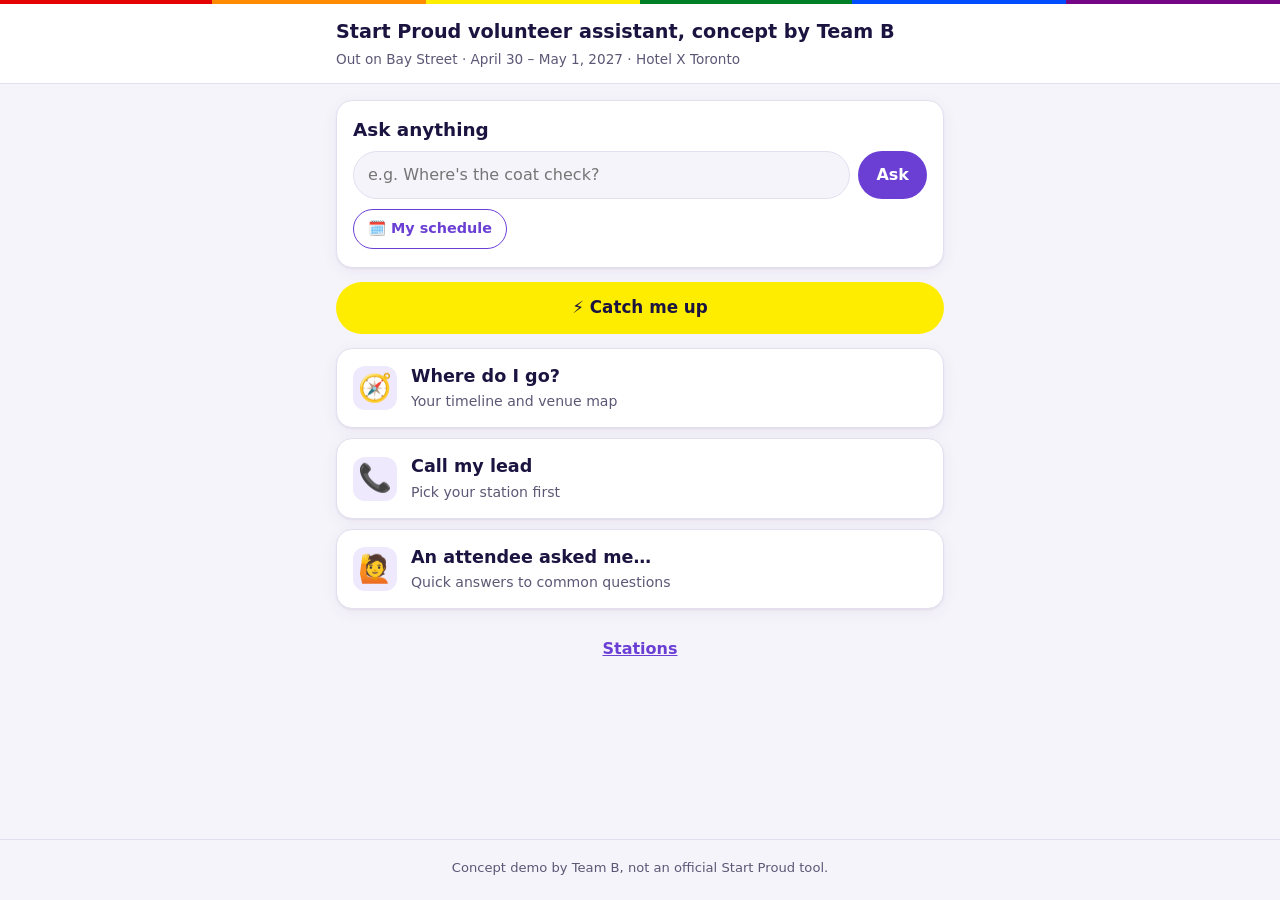
<file: index.html>
<!doctype html>
<html lang="en">
<head>
  <meta charset="utf-8">
  <meta name="viewport" content="width=device-width, initial-scale=1, viewport-fit=cover">
  <title>Start Proud volunteer assistant, concept by Team B</title>
  <meta name="description" content="Concept demo volunteer assistant for Out on Bay Street. Not an official Start Proud tool.">
  <meta name="theme-color" content="#ffffff">
  <link rel="icon" href="assets/favicon.svg" type="image/svg+xml">
  <link rel="stylesheet" href="assets/style.css">
</head>
<body data-page="home">
  <div class="pride-bar" aria-hidden="true"></div>
  <header class="app-header">
    <h1 data-text="ui.header"></h1>
    <p class="event-line"><span data-text="event.name"></span> · <span data-text="event.dates"></span> · <span data-text="event.venue"></span></p>
  </header>

  <main class="wrap home">
    <section class="card chat" aria-labelledby="ask-title">
      <h2 id="ask-title" data-text="ui.home.askTitle"></h2>
      <form class="chat-form" id="chat-form" autocomplete="off">
        <label class="sr-only" for="chat-input" data-text="ui.home.askTitle"></label>
        <input id="chat-input" type="text" enterkeyhint="send">
        <button class="btn" type="submit" data-text="ui.send"></button>
      </form>
      <div class="chat-log" id="chat-log" aria-live="polite"></div>
    </section>

    <button class="btn btn-catchup btn-block" type="button" data-catchup></button>

    <nav class="big-buttons" id="big-buttons" aria-label="Quick actions"></nav>

    <p class="stations-link"><a href="stations.html" data-text="ui.home.stationsLink"></a></p>
  </main>

  <footer class="footer" data-text="ui.footer"></footer>
  <script src="assets/app.js"></script>
</body>
</html>
</file>
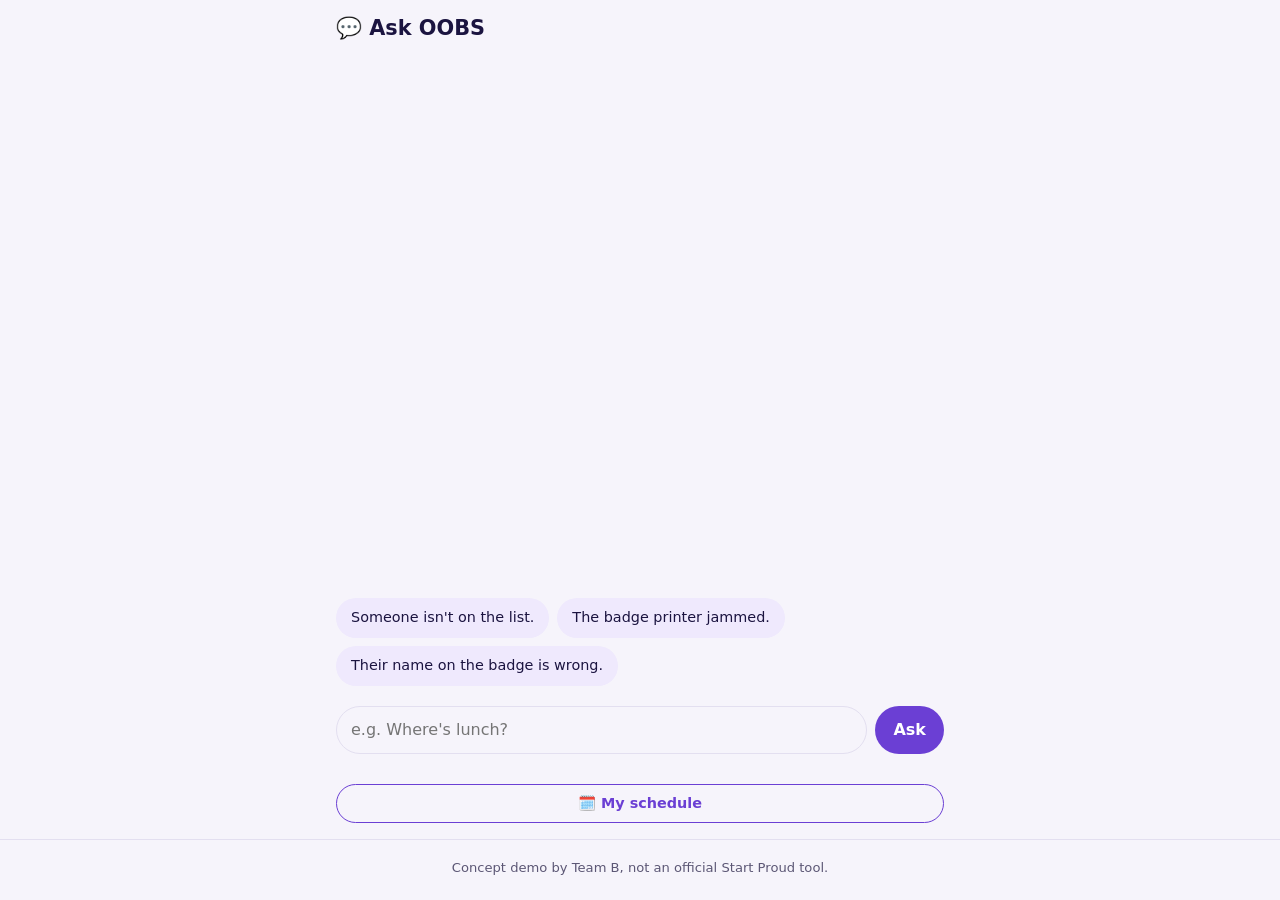
<file: chat.html>
<!doctype html>
<html lang="en">
<head>
  <meta charset="utf-8">
  <meta name="viewport" content="width=device-width, initial-scale=1, viewport-fit=cover">
  <title>Ask OOBS · Start Proud volunteer assistant</title>
  <meta name="theme-color" content="#ffffff">
  <link rel="icon" href="assets/favicon.svg" type="image/svg+xml">
  <link rel="stylesheet" href="assets/style.css">
</head>
<body data-page="chat">
  <main class="chat-page" id="ask">
    <h1 class="chat-page-title">💬 <span data-text="ui.askTitle"></span></h1>
    <div class="chat-log" id="chat-log" aria-live="polite"></div>
    <div class="suggestions" id="suggestions"></div>
    <form class="chat-form" id="chat-form" autocomplete="off">
      <label class="sr-only" for="chat-input" data-text="ui.askTitle"></label>
      <input id="chat-input" type="text" enterkeyhint="send">
      <button class="btn" type="submit" data-text="ui.send"></button>
    </form>
  </main>
  <footer class="footer" data-text="ui.footer"></footer>
  <script src="assets/app.js"></script>
</body>
</html>
</file>
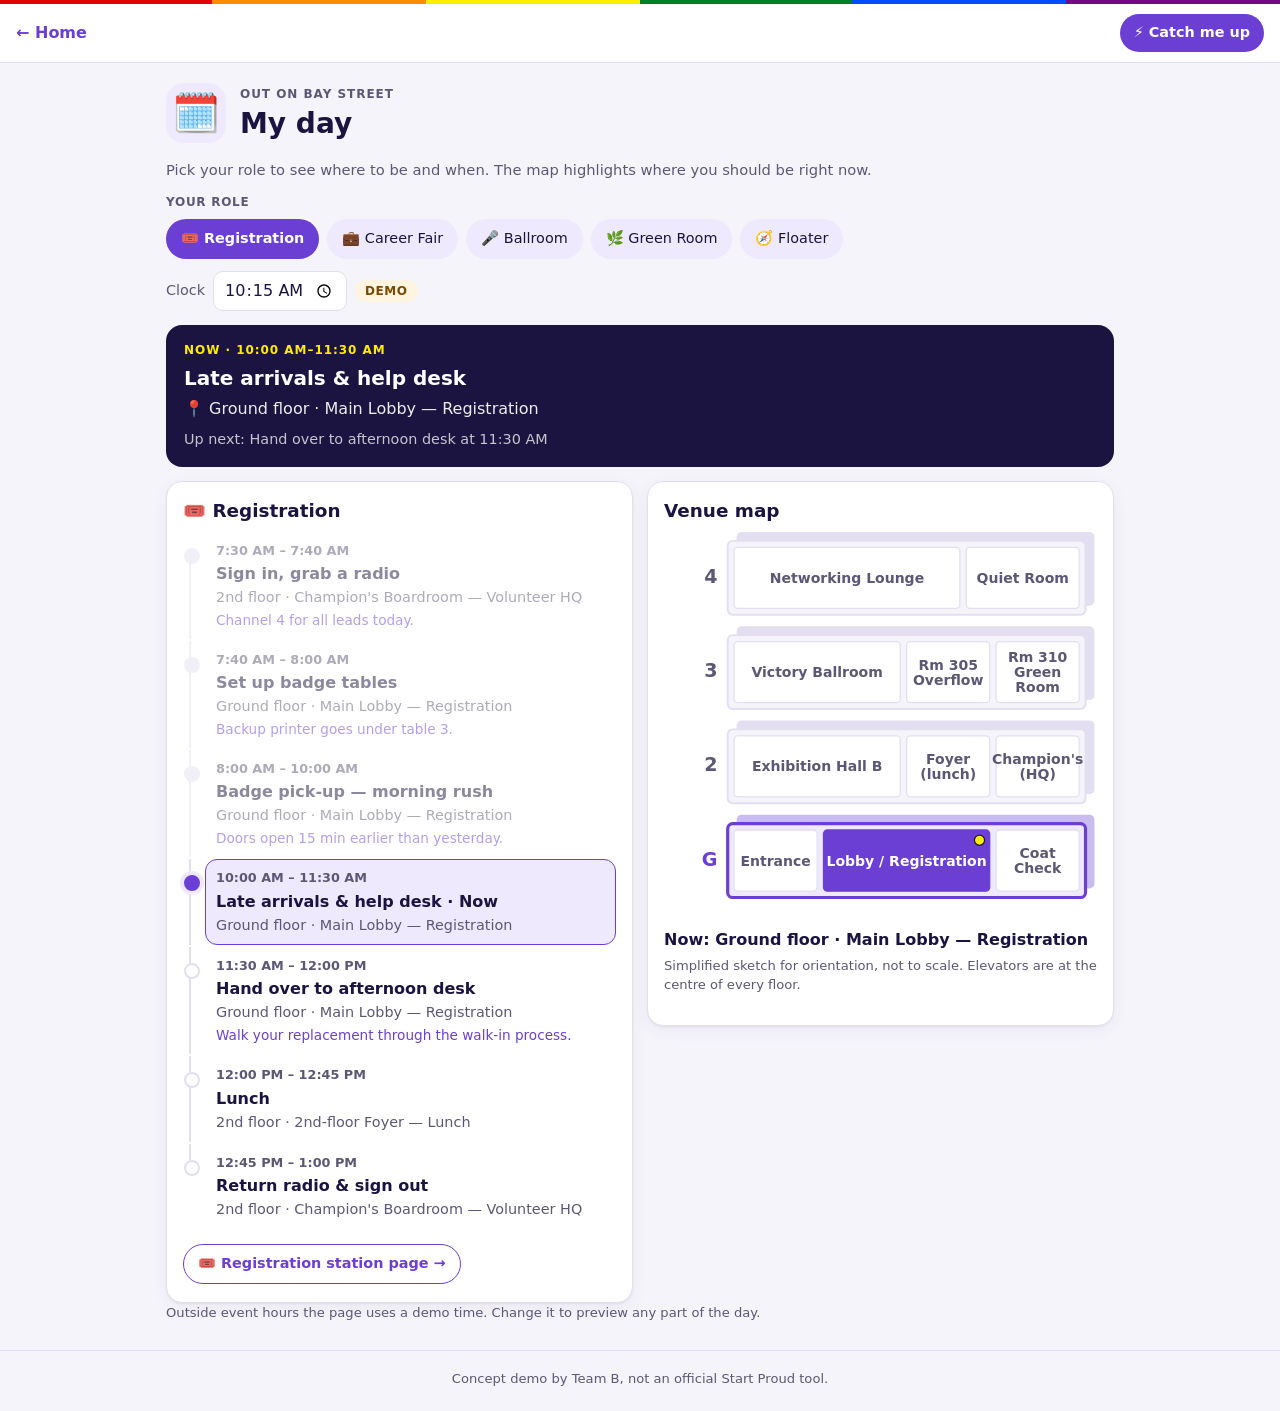
<file: my-day.html>
<!doctype html>
<html lang="en">
<head>
  <meta charset="utf-8">
  <meta name="viewport" content="width=device-width, initial-scale=1, viewport-fit=cover">
  <title>My day · Start Proud volunteer assistant</title>
  <meta name="theme-color" content="#ffffff">
  <link rel="icon" href="assets/favicon.svg" type="image/svg+xml">
  <link rel="stylesheet" href="assets/style.css">
</head>
<body data-page="myday">
  <div class="pride-bar" aria-hidden="true"></div>
  <header class="topbar">
    <a class="back" href="index.html" aria-label="Home">← <span data-text="ui.backHome"></span></a>
    <button class="btn btn-catchup btn-small" type="button" data-catchup></button>
  </header>

  <main class="wrap wrap-wide">
    <section class="station-head">
      <span class="station-emoji" aria-hidden="true">🗓️</span>
      <div>
        <p class="eyebrow" data-text="event.name"></p>
        <h1 data-text="myDay.title"></h1>
      </div>
    </section>
    <p class="muted" data-text="myDay.intro"></p>

    <fieldset class="roles">
      <legend class="fact-label" data-text="myDay.pickRole"></legend>
      <div class="role-chips" id="role-chips"></div>
    </fieldset>

    <div class="clock">
      <label for="clock-input"><span data-text="myDay.clockLabel"></span></label>
      <input id="clock-input" type="time" step="300">
      <span class="badge" id="clock-badge" data-text="myDay.demoBadge" hidden></span>
      <button class="linkish" type="button" id="clock-real" data-text="myDay.useRealTime" hidden></button>
    </div>

    <section class="now-card" id="now-card" aria-live="polite"></section>

    <div class="day-grid">
      <section class="card map-card" aria-labelledby="map-title">
        <h2 id="map-title" data-text="myDay.mapTitle"></h2>
        <div id="map"></div>
        <p class="map-caption" id="map-caption"></p>
        <p class="muted small" data-text="myDay.mapNote"></p>
      </section>
      <section class="card">
        <h2 id="tl-title"></h2>
        <ol class="timeline" id="timeline"></ol>
        <a class="btn btn-outline btn-small" id="station-link" href="#"></a>
      </section>
    </div>
    <p class="muted small" data-text="myDay.demoNote"></p>
  </main>

  <footer class="footer" data-text="ui.footer"></footer>
  <script src="assets/app.js"></script>
</body>
</html>
</file>
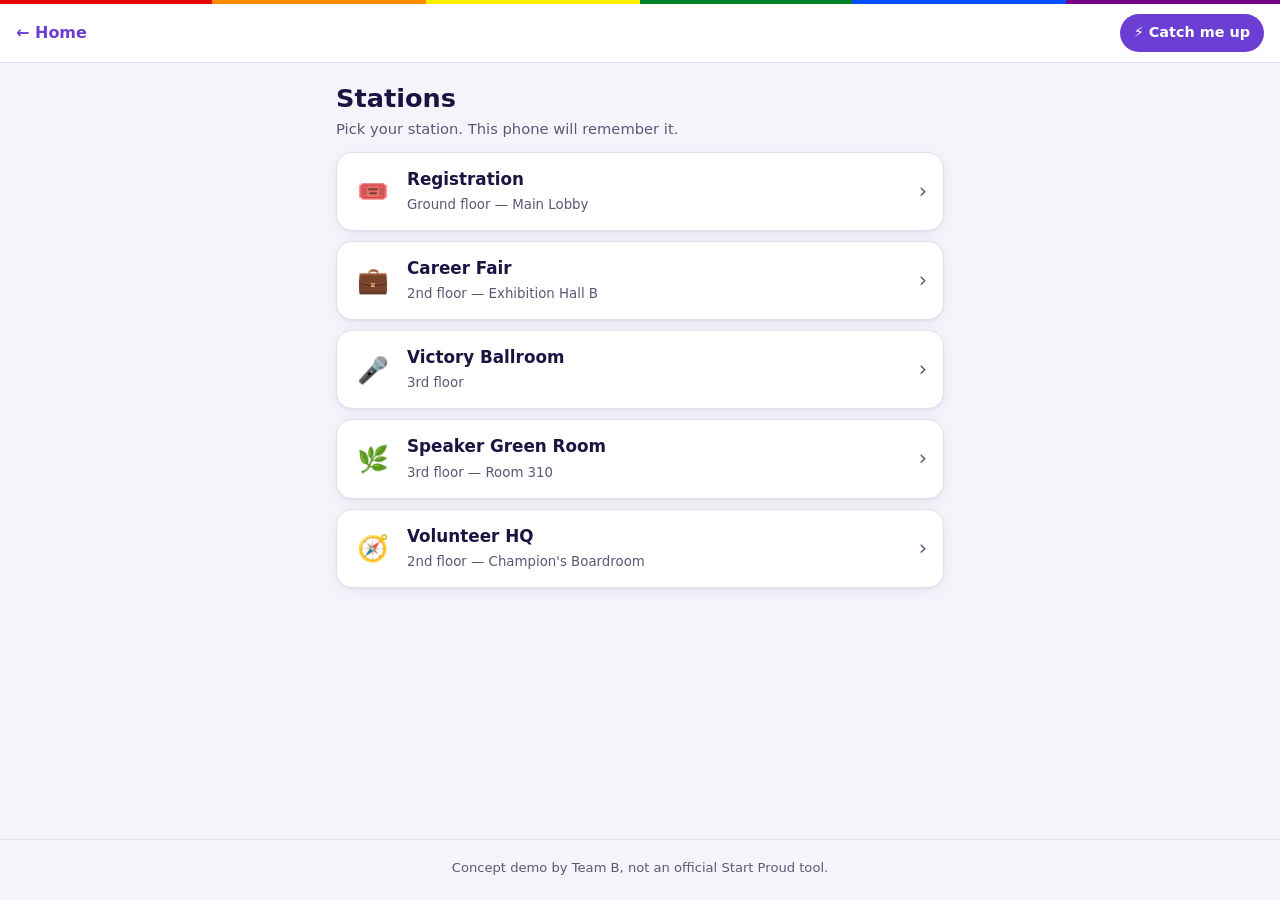
<file: station.html>
<!doctype html>
<html lang="en">
<head>
  <meta charset="utf-8">
  <meta name="viewport" content="width=device-width, initial-scale=1, viewport-fit=cover">
  <title>Station · Start Proud volunteer assistant</title>
  <meta name="theme-color" content="#ffffff">
  <link rel="icon" href="assets/favicon.svg" type="image/svg+xml">
  <link rel="stylesheet" href="assets/style.css">
</head>
<body data-page="station">
  <div class="pride-bar" aria-hidden="true"></div>
  <header class="topbar">
    <a class="back" href="index.html" aria-label="Home">← <span data-text="ui.backHome"></span></a>
    <div class="topbar-actions">
      <a class="btn btn-outline btn-small" data-myday href="my-day.html">My day</a>
      <button class="btn btn-catchup btn-small" type="button" data-catchup></button>
    </div>
  </header>

  <main class="wrap" id="station">
    <section class="station-head">
      <span class="station-emoji" id="st-emoji" aria-hidden="true"></span>
      <div>
        <p class="eyebrow" data-text="event.name"></p>
        <h1 id="st-name"></h1>
      </div>
    </section>

    <section class="facts">
      <div class="fact">
        <span class="fact-label" data-text="ui.floor"></span>
        <span class="fact-value" id="st-floor"></span>
      </div>
      <div class="fact">
        <span class="fact-label" data-text="ui.shift"></span>
        <span class="fact-value" id="st-shift"></span>
      </div>
      <div class="fact fact-lead">
        <span class="fact-label" data-text="ui.yourLead"></span>
        <span class="fact-value"><span id="st-lead"></span> <span class="pronouns" id="st-pronouns"></span></span>
        <a class="btn btn-outline btn-small" id="st-lead-msg" href="#"></a>
      </div>
      <a class="btn btn-outline map-btn" id="st-map" href="#" target="_blank" rel="noopener"></a>
    </section>

    <section class="card">
      <h2 data-text="ui.whatToDo"></h2>
      <ol class="tasks" id="st-tasks"></ol>
    </section>

    <section class="card chat" id="ask" aria-labelledby="chat-title">
      <h2 id="chat-title">💬 <span data-text="ui.askTitle"></span></h2>
      <div class="chat-log" id="chat-log" aria-live="polite"></div>
      <div class="suggestions" id="suggestions"></div>
      <form class="chat-form" id="chat-form" autocomplete="off">
        <label class="sr-only" for="chat-input" data-text="ui.askTitle"></label>
        <input id="chat-input" type="text" enterkeyhint="send">
        <button class="btn" type="submit" data-text="ui.send"></button>
      </form>
    </section>
  </main>

  <footer class="footer" data-text="ui.footer"></footer>
  <script src="assets/app.js"></script>
</body>
</html>
</file>
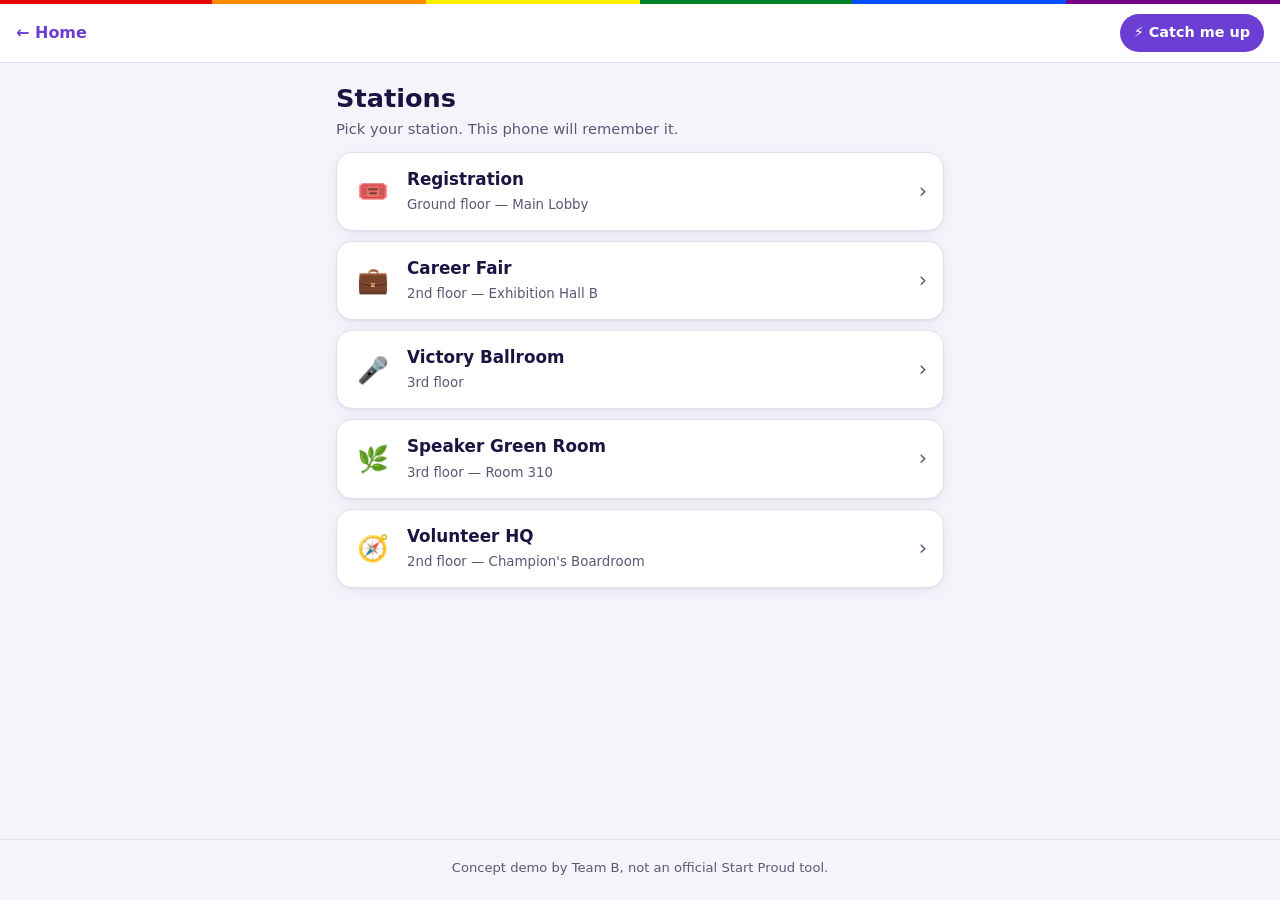
<file: stations.html>
<!doctype html>
<html lang="en">
<head>
  <meta charset="utf-8">
  <meta name="viewport" content="width=device-width, initial-scale=1, viewport-fit=cover">
  <title>Stations · Start Proud volunteer assistant</title>
  <meta name="theme-color" content="#ffffff">
  <link rel="icon" href="assets/favicon.svg" type="image/svg+xml">
  <link rel="stylesheet" href="assets/style.css">
</head>
<body data-page="stations">
  <div class="pride-bar" aria-hidden="true"></div>
  <header class="topbar">
    <a class="back" href="index.html" aria-label="Home">← <span data-text="ui.backHome"></span></a>
    <button class="btn btn-catchup btn-small" type="button" data-catchup></button>
  </header>
  <main class="wrap">
    <h1 class="page-title" data-text="ui.home.stationsLink"></h1>
    <p class="muted" data-text="ui.homeHeading"></p>
    <ul class="station-list" id="station-list"></ul>
  </main>
  <footer class="footer" data-text="ui.footer"></footer>
  <script src="assets/app.js"></script>
</body>
</html>
</file>
<file: assets/style.css>
:root {
  --bg: #f6f4fb;
  --surface: #ffffff;
  --ink: #1b1440;
  --muted: #5c5775;
  --line: #e3dff0;
  --accent: #6b3fd4;
  --accent-ink: #ffffff;
  --accent-soft: #efe9fd;
  --bot: #f1eff8;
  --me: #6b3fd4;
  --me-ink: #ffffff;
  --warn: #fff4e0;
  --warn-ink: #7a4a00;
  --hero: #1b1440;
  --hero-ink: #ffffff;
  --radius: 16px;
  --shadow: 0 1px 2px rgba(27, 20, 64, .06), 0 4px 16px rgba(27, 20, 64, .06);
}
@media (prefers-color-scheme: dark) {
  :root {
    --bg: #0f0c22;
    --surface: #1a1634;
    --ink: #f2f0fb;
    --muted: #a9a4c4;
    --line: #2d2850;
    --accent: #a585ff;
    --accent-ink: #120d2b;
    --accent-soft: #2a2350;
    --bot: #242046;
    --me: #a585ff;
    --me-ink: #120d2b;
    --warn: #3a2d10;
    --warn-ink: #ffd88a;
    --hero: #15102f;
    --shadow: none;
  }
}

* { box-sizing: border-box; }
html { -webkit-text-size-adjust: 100%; }
body {
  margin: 0;
  background: var(--bg);
  color: var(--ink);
  font: 16px/1.5 system-ui, -apple-system, "Segoe UI", Roboto, sans-serif;
  min-height: 100vh;
  display: flex;
  flex-direction: column;
}
h1, h2 { line-height: 1.2; margin: 0; }
a { color: var(--accent); }
.sr-only { position: absolute; width: 1px; height: 1px; overflow: hidden; clip: rect(0 0 0 0); white-space: nowrap; }

.pride-bar {
  height: 4px;
  background: linear-gradient(90deg, #e40303 0 16.6%, #ff8c00 0 33.3%, #ffed00 0 50%, #008026 0 66.6%, #004dff 0 83.3%, #750787 0);
}
.wrap { width: 100%; max-width: 640px; margin: 0 auto; padding: 16px; flex: 1; }

/* Home hero */
.hero { background: var(--hero); color: var(--hero-ink); padding: 28px 16px 24px; }
.hero > * { max-width: 608px; margin-left: auto; margin-right: auto; }
.hero h1 { font-size: 2rem; letter-spacing: -.01em; }
.hero .sub { margin: 4px auto 0; opacity: .8; }
.hero .lede { margin: 14px auto 18px; opacity: .92; }
.eyebrow { text-transform: uppercase; letter-spacing: .08em; font-size: .75rem; font-weight: 700; margin: 0 0 4px; opacity: .75; }

.section-title { font-size: 1.15rem; margin: 8px 0 12px; }
.station-list { list-style: none; padding: 0; margin: 0; display: grid; gap: 10px; }
.station-link {
  display: flex; align-items: center; gap: 14px;
  background: var(--surface); color: var(--ink); text-decoration: none;
  border: 1px solid var(--line); border-radius: var(--radius); padding: 14px 16px;
  box-shadow: var(--shadow); min-height: 64px;
}
.station-link:active { transform: scale(.99); }
.station-link .emoji { font-size: 1.6rem; width: 40px; text-align: center; }
.station-link strong { display: block; font-size: 1.05rem; }
.station-link small { color: var(--muted); }
.station-link .chev { margin-left: auto; color: var(--muted); font-size: 1.3rem; }
.note { color: var(--muted); font-size: .9rem; margin-top: 16px; }

/* Buttons */
.btn {
  appearance: none; border: 0; cursor: pointer; font: inherit; font-weight: 600;
  background: var(--accent); color: var(--accent-ink);
  border-radius: 999px; padding: 12px 18px; min-height: 44px;
  display: inline-flex; align-items: center; justify-content: center; gap: 6px; text-decoration: none;
}
.btn-small { padding: 8px 14px; min-height: 38px; font-size: .9rem; }
.btn-outline { background: transparent; color: var(--accent); border: 1.5px solid var(--accent); }
.hero .btn-catchup { background: #ffed00; color: #1b1440; }
.btn:focus-visible, .chip:focus-visible, input:focus-visible, a:focus-visible { outline: 3px solid #ff8c00; outline-offset: 2px; }

/* Station page */
.topbar {
  display: flex; align-items: center; justify-content: space-between; gap: 10px;
  padding: 10px 16px; background: var(--surface); border-bottom: 1px solid var(--line);
  position: sticky; top: 0; z-index: 5;
}
.back { text-decoration: none; font-weight: 600; }
.station-head { display: flex; align-items: center; gap: 14px; margin: 4px 0 16px; }
.station-head h1 { font-size: 1.75rem; }
.station-head .eyebrow { color: var(--muted); opacity: 1; }
.station-emoji { font-size: 2.4rem; width: 60px; height: 60px; display: grid; place-items: center; background: var(--accent-soft); border-radius: 18px; flex: none; }

.facts { display: grid; grid-template-columns: 1fr 1fr; gap: 10px; margin-bottom: 14px; }
.fact { background: var(--surface); border: 1px solid var(--line); border-radius: var(--radius); padding: 12px 14px; box-shadow: var(--shadow); display: flex; flex-direction: column; gap: 2px; }
.fact-lead { grid-column: 1 / -1; flex-direction: row; flex-wrap: wrap; align-items: center; column-gap: 10px; }
.fact-lead .fact-label { width: 100%; }
.fact-lead .btn { margin-left: auto; }
.fact-label { font-size: .75rem; text-transform: uppercase; letter-spacing: .06em; color: var(--muted); font-weight: 700; }
.fact-value { font-weight: 600; }
.pronouns { font-weight: 400; color: var(--muted); font-size: .9rem; }

.card { background: var(--surface); border: 1px solid var(--line); border-radius: var(--radius); padding: 18px 16px; margin-bottom: 14px; box-shadow: var(--shadow); }
.card h2 { font-size: 1.15rem; margin-bottom: 10px; }
.tasks { margin: 0; padding-left: 1.3em; display: grid; gap: 8px; }
.tasks li::marker { color: var(--accent); font-weight: 700; }
.muted { color: var(--muted); margin: 0 0 12px; font-size: .92rem; }

/* Chat */
.chat-log { display: flex; flex-direction: column; gap: 8px; margin-bottom: 12px; }
.chat-log:empty { display: none; }
.msg { max-width: 88%; padding: 10px 14px; border-radius: 18px; animation: pop .18s ease-out; overflow-wrap: anywhere; }
.msg-me { align-self: flex-end; background: var(--me); color: var(--me-ink); border-bottom-right-radius: 6px; }
.msg-bot { align-self: flex-start; background: var(--bot); border-bottom-left-radius: 6px; }
.msg-unsure { background: var(--warn); color: var(--warn-ink); }
.msg .btn { margin-top: 8px; }
@keyframes pop { from { opacity: 0; transform: translateY(4px); } to { opacity: 1; transform: none; } }
@media (prefers-reduced-motion: reduce) { .msg { animation: none; } }

.suggestions { display: flex; flex-wrap: wrap; gap: 8px; margin-bottom: 12px; }
.chip {
  appearance: none; font: inherit; font-size: .9rem; cursor: pointer; text-align: left;
  background: var(--accent-soft); color: var(--ink); border: 1px solid transparent;
  border-radius: 999px; padding: 8px 14px; min-height: 40px;
}
.chat-form { display: flex; gap: 8px; }
.chat-form input {
  flex: 1; min-width: 0; font: inherit; font-size: 16px; /* 16px stops iOS zoom */
  padding: 11px 14px; border-radius: 999px; border: 1.5px solid var(--line);
  background: var(--bg); color: var(--ink);
}

/* Catch me up sheet */
.sheet-backdrop { position: fixed; inset: 0; background: rgba(10, 6, 30, .55); display: flex; align-items: flex-end; justify-content: center; z-index: 20; }
.sheet-backdrop[hidden] { display: none; }
.sheet { background: var(--surface); color: var(--ink); width: 100%; max-width: 560px; border-radius: 22px 22px 0 0; padding: 22px 18px calc(18px + env(safe-area-inset-bottom)); max-height: 85vh; overflow: auto; }
@media (min-width: 600px) { .sheet-backdrop { align-items: center; } .sheet { border-radius: 22px; } }
.sheet h2 { font-size: 1.3rem; }
.sheet .updated { color: var(--muted); font-size: .85rem; margin: 2px 0 12px; }
.sheet ol { padding-left: 1.3em; margin: 0 0 18px; display: grid; gap: 10px; }
.sheet .btn { width: 100%; }

.error { background: var(--warn); color: var(--warn-ink); padding: 14px; border-radius: var(--radius); }

.footer { text-align: center; color: var(--muted); font-size: .82rem; padding: 18px 16px calc(22px + env(safe-area-inset-bottom)); border-top: 1px solid var(--line); }

/* ---------- nav additions ---------- */
.hero-actions { display: flex; flex-wrap: wrap; gap: 10px; }
.btn-ghost { background: transparent; color: var(--hero-ink); border: 1.5px solid rgba(255,255,255,.55); }
.topbar-actions { display: flex; gap: 8px; align-items: center; }
.topbar .btn-small, .back { white-space: nowrap; }
@media (max-width: 420px) { .topbar { padding: 10px 12px; } .topbar .btn-small { padding: 7px 10px; font-size: .82rem; } .back { font-size: .88rem; } }
@media (max-width: 370px) { .back span { position: absolute; width: 1px; height: 1px; overflow: hidden; clip: rect(0 0 0 0); } }

/* ---------- My day ---------- */
.wrap-wide { max-width: 980px; }
.small { font-size: .82rem; }
.roles { border: 0; padding: 0; margin: 0 0 12px; }
.roles legend { margin-bottom: 8px; padding: 0; }
.role-chips { display: flex; flex-wrap: wrap; gap: 8px; }
.role-chip[aria-pressed="true"] { background: var(--accent); color: var(--accent-ink); font-weight: 600; }

.clock { display: flex; align-items: center; gap: 8px; flex-wrap: wrap; margin-bottom: 14px; font-size: .9rem; color: var(--muted); }
.clock input { font: inherit; font-size: 16px; padding: 6px 10px; border-radius: 10px; border: 1.5px solid var(--line); background: var(--surface); color: var(--ink); }
.badge { background: var(--warn); color: var(--warn-ink); border-radius: 999px; padding: 2px 10px; font-size: .75rem; font-weight: 700; text-transform: uppercase; letter-spacing: .05em; }
.badge[hidden], .linkish[hidden], .btn[hidden] { display: none; }
.linkish { appearance: none; background: none; border: 0; color: var(--accent); font: inherit; font-weight: 600; text-decoration: underline; cursor: pointer; padding: 6px 0; }

.now-card { background: var(--hero); color: var(--hero-ink); border-radius: var(--radius); padding: 16px 18px; margin-bottom: 14px; }
.now-card p { margin: 0; }
.now-label { text-transform: uppercase; letter-spacing: .08em; font-size: .75rem; font-weight: 700; color: #ffed00; }
.now-title { font-size: 1.25rem; font-weight: 700; margin: 4px 0 !important; }
.now-where { opacity: .92; }
.now-next { opacity: .75; font-size: .9rem; margin-top: 8px !important; }

.day-grid { display: grid; gap: 14px; }
.day-grid .card { margin-bottom: 0; }
@media (min-width: 760px) {
  .day-grid { grid-template-columns: 1fr 1fr; align-items: start; }
  .map-card { position: sticky; top: 72px; order: 2; }
}

.timeline { list-style: none; padding: 0; margin: 0 0 14px; }
.slot { position: relative; padding-left: 22px; }
.slot::before { content: ""; position: absolute; left: 6px; top: 0; bottom: 0; width: 2px; background: var(--line); }
.slot::after { content: ""; position: absolute; left: 1px; top: 16px; width: 12px; height: 12px; border-radius: 50%; background: var(--surface); border: 2px solid var(--line); }
.slot:first-child::before { top: 18px; }
.slot:last-child::before { bottom: calc(100% - 18px); }
.slot button { appearance: none; width: 100%; text-align: left; font: inherit; color: inherit; background: none; border: 1.5px solid transparent; border-radius: 12px; padding: 8px 10px; margin: 2px 0; cursor: pointer; display: grid; gap: 2px; }
.slot-time { font-size: .8rem; font-weight: 700; color: var(--muted); font-variant-numeric: tabular-nums; }
.slot-body { display: grid; gap: 1px; }
.slot-where { font-size: .9rem; color: var(--muted); }
.slot-note { font-size: .85rem; color: var(--accent); }
.slot.is-past { opacity: .5; }
.slot.is-past::after { background: var(--line); }
.slot.is-now button { background: var(--accent-soft); border-color: var(--accent); }
.slot.is-now::after { background: var(--accent); border-color: var(--accent); box-shadow: 0 0 0 4px var(--accent-soft); }
.slot.is-picked button { border-color: #ff8c00; }

.venue-map { width: 100%; height: auto; display: block; }
.venue-map .slab-side { fill: var(--line); }
.venue-map .slab { fill: var(--bg); stroke: var(--line); stroke-width: 1.5; }
.venue-map .floor-label { fill: var(--muted); font: 700 15px system-ui, sans-serif; }
.venue-map .room rect { fill: var(--surface); stroke: var(--line); }
.venue-map .room text { fill: var(--muted); font: 600 11px system-ui, sans-serif; }
.venue-map .floor.is-active .slab { stroke: var(--accent); stroke-width: 2.5; fill: var(--accent-soft); }
.venue-map .floor.is-active .slab-side { fill: var(--accent); opacity: .35; }
.venue-map .floor.is-active .floor-label { fill: var(--accent); }
.venue-map .room.is-active rect { fill: var(--accent); stroke: var(--accent); }
.venue-map .room.is-active text { fill: var(--accent-ink); }
.venue-map .pin { fill: #ffed00; stroke: var(--ink); stroke-width: 1; }
.map-caption { font-weight: 700; margin: 10px 0 4px; }
.slot.is-picked { opacity: 1; }

/* ---------- map button, org chips, safety escalation ---------- */
.map-btn { grid-column: 1 / -1; width: 100%; }
.sugg-label { margin: 0 0 6px; }
.chip-org { background: transparent; border-color: var(--line); }
:root { --urgent: #b3261e; --urgent-soft: #fdecea; --urgent-ink: #5c0f0a; }
@media (prefers-color-scheme: dark) { :root { --urgent: #ff8a80; --urgent-soft: #3a1513; --urgent-ink: #ffdad6; } }
.msg-urgent { background: var(--urgent-soft); color: var(--urgent-ink); border: 2px solid var(--urgent); display: grid; gap: 4px; max-width: 100%; }
.urgent-head { font-size: 1.05rem; }
.urgent-where { font-weight: 600; }
.btn-urgent { background: var(--urgent); color: #fff; margin-top: 6px; }
@media (prefers-color-scheme: dark) { .btn-urgent { color: #2b0503; } }

/* ---------- simplified home ---------- */
.app-header { background: var(--surface); border-bottom: 1px solid var(--line); padding: 16px 16px 14px; }
.app-header > * { max-width: 608px; margin-left: auto; margin-right: auto; }
.app-header h1 { font-size: 1.2rem; line-height: 1.3; }
.event-line { margin: 4px auto 0; color: var(--muted); font-size: .85rem; }
.home { display: grid; grid-template-columns: minmax(0, 1fr); gap: 14px; align-content: start; }
.home .card { margin-bottom: 0; }
.home .chat h2 { margin-bottom: 10px; }
.home .chat-log { margin: 12px 0 0; }
.btn-block { width: 100%; }
.home .btn-catchup { background: #ffed00; color: #1b1440; min-height: 52px; font-size: 1.05rem; }
.big-buttons { display: grid; gap: 10px; }
.big-btn {
  appearance: none; font: inherit; text-align: left; cursor: pointer; text-decoration: none; color: var(--ink);
  display: flex; align-items: center; gap: 14px; width: 100%; min-height: 76px;
  background: var(--surface); border: 1.5px solid var(--line); border-radius: var(--radius);
  padding: 14px 16px; box-shadow: var(--shadow);
}
.big-btn:active { transform: scale(.99); }
.big-btn:focus-visible { outline: 3px solid #ff8c00; outline-offset: 2px; }
.big-emoji { font-size: 1.7rem; width: 44px; height: 44px; display: grid; place-items: center; background: var(--accent-soft); border-radius: 12px; flex: none; }
.big-text strong { display: block; font-size: 1.1rem; }
.big-text small { color: var(--muted); font-size: .88rem; }
.stations-link { text-align: center; margin: 4px 0 0; }
.stations-link a { font-weight: 600; display: inline-block; padding: 10px 16px; }
.page-title { font-size: 1.6rem; margin: 4px 0 4px; }

.lead-list { list-style: none; padding: 0; margin: 0 0 16px; display: grid; gap: 8px; }
.lead-list li { display: flex; align-items: center; gap: 10px; border: 1px solid var(--line); border-radius: 12px; padding: 10px 12px; }
.lead-list li > span { flex: 1; min-width: 0; }
.lead-list strong { display: block; }
.lead-list small { color: var(--muted); }
.sheet .lead-list .btn { width: auto; }
.sheet-chips { display: grid; gap: 8px; margin-bottom: 16px; }
.sheet-chips .chip { min-height: 48px; font-size: 1rem; }
.sheet h2 { margin-bottom: 2px; }
/* answers: full-width bubbles so a two-line answer stays two lines on a phone */
.msg-bot { max-width: 100%; font-size: 15px; line-height: 1.45; }
@media (max-width: 359px) {
  .wrap { padding: 12px; }
  .card { padding: 14px 12px; }
  .msg-bot { padding: 9px 11px; font-size: 14.5px; }
}

/* "My schedule" link in the chat (goes to the planner) */
.chat-schedule { margin-top: 10px; }
#ask { scroll-margin-top: 70px; }

/* ---------- chat-only page (chat.html, also shown inside the planner) ---------- */
body[data-page="chat"] { min-height: 100vh; min-height: 100dvh; }
.chat-page { flex: 1; width: 100%; max-width: 640px; margin: 0 auto; padding: 16px; display: flex; flex-direction: column; gap: 12px; }
.chat-page-title { font-size: 1.3rem; }
.chat-page .chat-log { flex: 1; margin: 0; justify-content: flex-end; }
.chat-page .chat-log:empty { display: flex; }
.chat-page .suggestions { margin: 0; }
.chat-page .chat-form { position: sticky; bottom: 0; padding: 8px 0 calc(8px + env(safe-area-inset-bottom)); background: var(--bg); }
html.embed .chat-page-title, html.embed body[data-page="chat"] .footer { display: none; }
html.embed body[data-page="chat"] { background: var(--surface); }
html.embed .chat-page .chat-form { background: var(--surface); }

/* "Try asking" suggestion (sent by the planner's Presentation Demo) */
.try-label { width: 100%; margin: 0; }
.chip-try { background: var(--accent); color: var(--accent-ink); font-weight: 600; }
</file>
